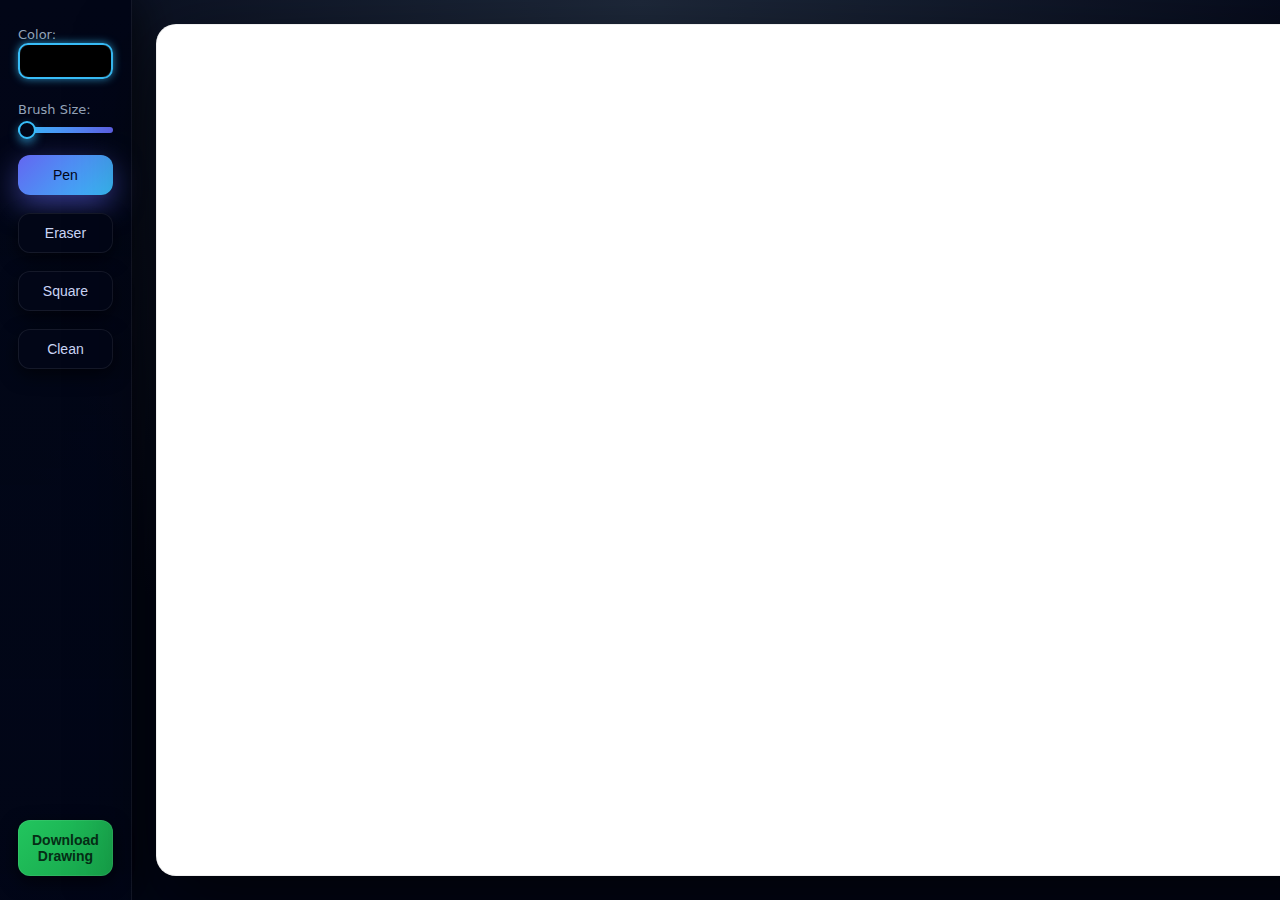
<file: project -8/index.html>
<!DOCTYPE html>
<html lang="en">
  <head>
    <meta charset="UTF-8" />
    <meta name="viewport" content="width=device-width, initial-scale=1.0" />
    <title>Document</title>
    <link rel="stylesheet" href="style.css" />
  </head>
  <!-- Project complete thanks for being in class  -->
  <body>
    <div class="tools">
      <div class="colorInput">
        <label for="color">Color:</label>
        <input type="color" name="" id="color" value="#000000" />
      </div>
      <div class="brushSizeInput">
        <label for="BrushSize">Brush Size:</label>
        <input type="range" name="" id="BrushSize" min="1" max="20" value="1" />
      </div>
      <button id="pen" class="active btn">Pen</button>
      <button id="eraser" class="btn">Eraser</button>
      <button id="square" class="btn">Square</button>
      <button id="clean" class="btn">Clean</button>
      <button id="download" class="btn">Download Drawing</button>
    </div>
    <canvas id="canvas"></canvas>
  </body>
  <script src="./script.js"></script>
</html>
</file>
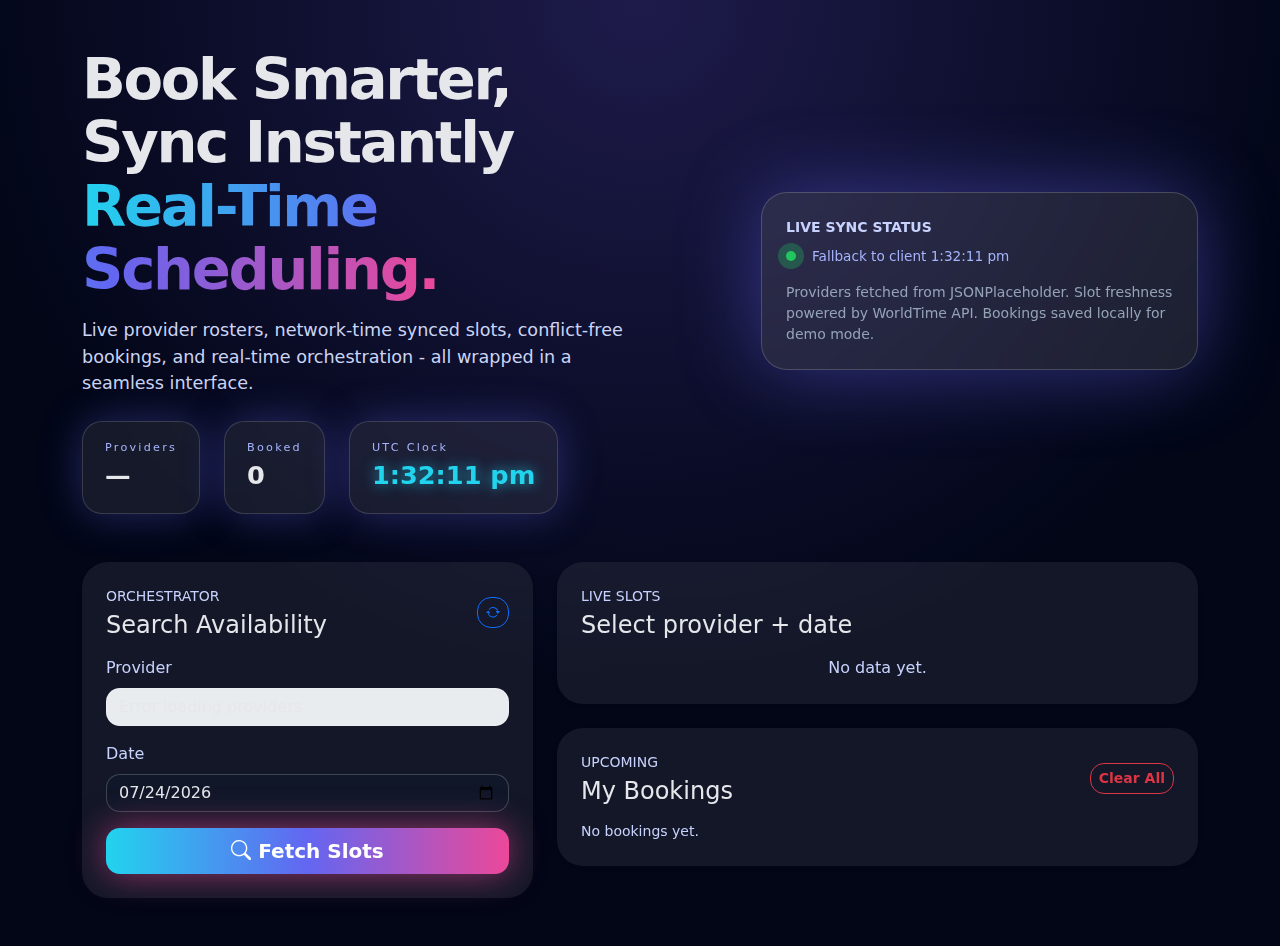
<file: project-5/index.html>
<!DOCTYPE html>
<html lang="en">
  <head>
    <meta charset="UTF-8" />
    <meta name="viewport" content="width=device-width, initial-scale=1.0" />
    <title>javascript project-1</title>
     <link
  href="https://cdn.jsdelivr.net/npm/bootstrap@5.3.3/dist/css/bootstrap.min.css"
  rel="stylesheet"
/>
<link
  rel="stylesheet"
  href="https://cdn.jsdelivr.net/npm/bootstrap-icons@1.11.3/font/bootstrap-icons.min.css"
/>

<link rel="stylesheet" href="style.css" />

  </head>
  <body>
    <div class="container py-4 py-lg-5">
      <header class="qs-hero mb-5">
        <div class="row g-5 align-items-center">
          <!-- left content -->
          <div class="col-lg-7">
            <h1 class="qs-title mb-3">
              Book Smarter, <br />
              Sync Instantly <br />
              <span class="graident-text">Real-Time Scheduling.</span>
            </h1>
            <p class="qs-subtitle mb-4">
              Live provider rosters, network-time synced slots, conflict-free
              bookings, and real-time orchestration - all wrapped in a seamless
              interface.
            </p>
            <div class="d-flex flex-wrap gap-4">
              <div class="qs-stat">
                <div class="label">Providers</div>
                <div class="value" id="statProviders">—</div>
              </div>
              <div class="qs-stat">
                <div class="label">Booked</div>
                <div class="value" id="statBookings">0</div>
              </div>
              <div class="qs-stat">
                <div class="label">UTC Clock</div>
                <div class="value-small" id="statClock">syncing…</div>
              </div>
            </div>
          </div>

          <!-- right side -->
          <div class="col-lg-5">
            <div class="qs-panel p-4">
              <p class="small fw-semibold text-uppercase text-secondary mb-2">
                Live Sync Status
              </p>
              <div class="d-flex align-items-center gap-3 mb-3">
                <div class="qs-online-dot"></div>
                <span class="small text-dark" id="lastSync"
                  >Awaiting sync...</span
                >
              </div>
              <p class="small text-muted mb-0">
                Providers fetched from JSONPlaceholder. Slot freshness powered
                by WorldTime API. Bookings saved locally for demo mode.
              </p>
            </div>
          </div>
        </div>
      </header>

      <div class="row g-4">
        <!-- LEFT: Search Orchestrator -->
        <div class="col-lg-5">
          <div class="card border-0 shadow-sm rounded-4 h-100">
            <div class="card-body p-4">
              <div
                class="d-flex justify-content-between align-items-center mb-3"
              >
                <div>
                  <p class="text-uppercase small mb-1 text-secondary">
                    Orchestrator
                  </p>
                  <h2 class="h4 mb-0">Search Availability</h2>
                </div>
                <button id="refreshBtn" class="btn btn-outline-primary btn-sm">
                  <i class="bi bi-arrow-repeat"></i>
                </button>
              </div>

              <div class="vstack gap-3">
                <div>
                  <label class="form-label">Provider</label>
                  <select id="providerSelect" class="form-select" disabled>
                    <option>Loading roster…</option>
                  </select>
                </div>

                <div>
                  <label class="form-label">Date</label>
                  <input type="date" id="dateInput" class="form-control" />
                </div>

                <button
                  id="loadSlotsBtn"
                  class="btn btn-primary btn-lg fw-semibold"
                >
                  <i class="bi bi-search"></i> Fetch Slots
                </button>
              </div>
            </div>
          </div>
        </div>

        <!-- RIGHT: Slots + Bookings -->
        <div class="col-lg-7">
          <!-- Live Slots -->
          <div class="card border-0 shadow-sm rounded-4 mb-4">
            <div class="card-body p-4">
              <div
                class="d-flex justify-content-between align-items-center mb-3"
              >
                <div>
                  <p class="text-uppercase small mb-1 text-secondary">
                    Live Slots
                  </p>
                  <h2 class="h4 mb-0" id="slotsHeadline">
                    Select provider + date
                  </h2>
                </div>
                <span class="small text-muted" id="slotMeta"></span>
              </div>

              <div id="slotsGrid" class="row g-3">
                <div class="col-12 text-center text-secondary">
                  No data yet.
                </div>
              </div>
            </div>
          </div>

          <!-- My Bookings -->
          <div class="card border-0 shadow-sm rounded-4">
            <div class="card-body p-4">
              <div
                class="d-flex justify-content-between align-items-center mb-3"
              >
                <div>
                  <p class="text-uppercase small mb-1 text-secondary">
                    Upcoming
                  </p>
                  <h2 class="h4 mb-0">My Bookings</h2>
                </div>
                <button
                  id="clearBookingsBtn"
                  class="btn btn-outline-danger btn-sm"
                >
                  Clear All
                </button>
              </div>

              <div id="bookingsList" class="vstack gap-3">
                <div class="text-secondary small">No bookings yet.</div>
              </div>
            </div>
          </div>
        </div>
      </div>
    </div>

    <!-- modal -->
    <div class="modal fade" id="confirmModal" tabindex="-1" aria-hidden="true">
      <div class="modal-dialog modal-dialog-centered">
        <div class="modal-content rounded-4">
          <div class="modal-header border-0">
            <div>
              <p class="text-uppercase small text-secondary mb-1">
                Confirm Slot
              </p>
              <h5 class="modal-title" id="confirmTitle">—</h5>
            </div>
            <button class="btn-close" data-bs-dismiss="modal"></button>
          </div>

          <div class="modal-body">
            <p id="confirmMeta" class="text-secondary small mb-3"></p>
            <textarea
              id="notesInput"
              class="form-control"
              rows="3"
              placeholder="Notes for the provider (optional)"
            >
            </textarea>
          </div>

          <div class="modal-footer border-0">
            <button class="btn btn-outline-secondary" data-bs-dismiss="modal">
              Cancel
            </button>
            <button id="confirmBtn" class="btn btn-primary">Book Slot</button>
          </div>
        </div>
      </div>
    </div>

    <script src="https://cdn.jsdelivr.net/npm/bootstrap@5.3.3/dist/js/bootstrap.bundle.min.js"></script>
    <script src="script.js"></script>
  </body>
</html>
</file>
<file: project -8/style.css>
* {
  margin: 0;
  padding: 0;
  box-sizing: border-box;
}

body {
  height: 100vh;
  display: flex;
  background: radial-gradient(circle at top, #1e293b, #020617 70%);
  font-family: "Inter", system-ui, sans-serif;
  color: #e5e7eb;
  overflow: hidden;
}

.tools {
  width: 260px;
  padding: 24px 18px;
  background: linear-gradient(180deg, #020617, #020617cc);
  border-right: 1px solid rgba(255, 255, 255, 0.08);
  display: flex;
  flex-direction: column;
  gap: 18px;
  box-shadow: 8px 0 40px rgba(0, 0, 0, 0.6);
}



label {
  font-size: 13px;
  color: #94a3b8;
}

input[type="color"] {
  appearance: none;
  -webkit-appearance: none;
  width: 100%;
  height: 36px;
  border-radius: 10px;
  border: 2px solid #38bdf8; /* highlight border */
  cursor: pointer;
  background: linear-gradient(to right, currentColor, currentColor);
  box-shadow:
    0 0 8px rgba(56, 189, 248, 0.7),
    inset 0 0 0 1px rgba(255, 255, 255, 0.12);
  transition: all 0.25s ease;
}

input[type="color"]:hover {
  box-shadow:
    0 0 12px rgba(56, 189, 248, 0.9),
    inset 0 0 0 1px rgba(255, 255, 255, 0.15);
}

input[type="color"]::-webkit-color-swatch-wrapper {
  padding: 0;
}

input[type="color"]::-webkit-color-swatch {
  border: none;
  border-radius: 10px;
  background: currentColor;
}

input[type="color"]::-moz-color-swatch {
  border: none;
  border-radius: 10px;
  background: currentColor;
}


input[type="range"] {
  appearance: none;
  width: 100%;
  height: 6px;
  border-radius: 999px;
  background: linear-gradient(90deg, #38bdf8, #6366f1);
  outline: none;
  cursor: pointer;
}

input[type="range"]::-webkit-slider-thumb {
  appearance: none;
  width: 18px;
  height: 18px;
  border-radius: 50%;
  background: #020617;
  border: 2px solid #38bdf8;
  box-shadow: 0 4px 10px rgba(56, 189, 248, 0.6);
}

.btn {
  padding: 12px 14px;
  border-radius: 12px;
  border: none;
  background: linear-gradient(135deg, #020617, #020617);
  color: #cbd5f5;
  font-size: 14px;
  cursor: pointer;
  transition: all 0.25s ease;
  box-shadow:
    inset 0 0 0 1px rgba(255, 255, 255, 0.08),
    0 6px 18px rgba(0, 0, 0, 0.6);
}

.btn:hover {
  transform: translateY(-1px);
  color: #ffffff;
  box-shadow:
    inset 0 0 0 1px rgba(99, 102, 241, 0.5),
    0 10px 28px rgba(99, 102, 241, 0.35);
}

.btn.active {
  background: linear-gradient(135deg, #6366f1, #38bdf8);
  color: #020617;
  box-shadow:
    0 10px 30px rgba(99, 102, 241, 0.55);
}

#download {
  margin-top: auto;
  background: linear-gradient(135deg, #22c55e, #16a34a);
  color: #052e16;
  font-weight: 600;
}

#download:hover {
  box-shadow: 0 12px 32px rgba(34, 197, 94, 0.6);
}

canvas {
  flex: 1;
  margin: 24px;
  border-radius: 20px;
  background: #ffffff;
  box-shadow:
    0 30px 80px rgba(0, 0, 0, 0.65),
    inset 0 0 0 1px rgba(0, 0, 0, 0.06);
}
</file>
<file: project-5/style.css>
/* ================= RESET ================= */
* {
  margin: 0;
  padding: 0;
  box-sizing: border-box;
}

body {
  font-family: "Poppins", system-ui, sans-serif;
  background: radial-gradient(circle at top, #1e1b4b, #020617 60%);
  color: #e5e7eb;
  overflow-x: hidden;
}

/* ================= NAVBAR ================= */
.navbar {
  background: rgba(2, 6, 23, 0.75) !important;
  backdrop-filter: blur(18px);
  border-bottom: 1px solid rgba(255, 255, 255, 0.12);
}

.navbar-brand {
  color: #fff !important;
}

.navbar .nav-link {
  color: #c7d2fe !important;
  font-weight: 600;
}

.navbar .nav-link:hover {
  color: #22d3ee !important;
}

/* ================= HERO ================= */
.qs-hero {
  position: relative;
}

.qs-title {
  font-size: clamp(2.8rem, 5vw, 3.6rem);
  font-weight: 900;
  line-height: 1.1;
  letter-spacing: -0.04em;
}

.graident-text {
  background: linear-gradient(90deg, #22d3ee, #6366f1, #ec4899);
  -webkit-background-clip: text;
  -webkit-text-fill-color: transparent;
}

.qs-subtitle {
  font-size: 1.1rem;
  color: #cbd5f5;
  max-width: 560px;
}

/* ================= STATS ================= */
.qs-stat {
  background: rgba(255, 255, 255, 0.08);
  backdrop-filter: blur(14px);
  border-radius: 20px;
  padding: 18px 22px;
  box-shadow: 0 0 40px rgba(99, 102, 241, 0.35);
  border: 1px solid rgba(255, 255, 255, 0.15);
}

.qs-stat .label {
  font-size: 0.7rem;
  letter-spacing: 0.2em;
  color: #a5b4fc;
}

.qs-stat .value,
.qs-stat .value-small {
  font-size: 1.6rem;
  font-weight: 800;
}

/* ================= PANEL ================= */
.qs-panel {
  background: rgba(255, 255, 255, 0.1);
  backdrop-filter: blur(18px);
  border-radius: 26px;
  padding: 24px;
  box-shadow: 0 0 80px rgba(99, 102, 241, 0.45);
  border: 1px solid rgba(255, 255, 255, 0.18);
}

.qs-online-dot {
  width: 10px;
  height: 10px;
  background: #22c55e;
  border-radius: 50%;
  box-shadow: 0 0 0 8px rgba(34, 197, 94, 0.3);
}

/* ================= CARD ================= */
.card {
  background: rgba(255, 255, 255, 0.07) !important;
  backdrop-filter: blur(16px);
  border-radius: 26px !important;
  box-shadow: 0 0 60px rgba(99, 102, 241, 0.25);
  border: 1px solid rgba(255, 255, 255, 0.15);
  color: #e5e7eb;
}

/* ================= FORM ================= */
.form-label {
  color: #c7d2fe;
}

.form-control,
.form-select {
  background: rgba(15, 23, 42, 0.6);
  border: 1px solid rgba(255, 255, 255, 0.2);
  color: #e5e7eb;
  border-radius: 14px;
}

.form-control::placeholder {
  color: #94a3b8;
}

.form-control:focus,
.form-select:focus {
  border-color: #22d3ee;
  box-shadow: 0 0 0 4px rgba(34, 211, 238, 0.35);
  background: rgba(15, 23, 42, 0.85);
}

/* ================= BUTTON ================= */
.btn {
  border-radius: 14px;
  font-weight: 700;
}

.btn-primary {
  background: linear-gradient(90deg, #22d3ee, #6366f1, #ec4899);
  border: none;
  box-shadow: 0 0 35px rgba(236, 72, 153, 0.6);
}

.btn-primary:hover {
  transform: translateY(-2px);
  box-shadow: 0 0 60px rgba(236, 72, 153, 0.85);
}

/* ================= SLOTS ================= */
.slot-card {
  background: rgba(255, 255, 255, 0.08);
  backdrop-filter: blur(14px);
  border-radius: 22px;
  padding: 20px;
  text-align: center;
  cursor: pointer;
  border: 1px solid rgba(255, 255, 255, 0.15);
  box-shadow: 0 0 45px rgba(34, 211, 238, 0.35);
  transition: all 0.35s ease;
}

.slot-card:hover {
  transform: translateY(-6px) scale(1.03);
  box-shadow: 0 0 90px rgba(34, 211, 238, 0.65);
}

.slot-card.disabled {
  opacity: 0.4;
  cursor: not-allowed;
  box-shadow: none;
}

/* ================= BOOKINGS ================= */
.booking-card {
  background: rgba(255, 255, 255, 0.08);
  border-radius: 20px;
  padding: 18px;
  box-shadow: 0 0 45px rgba(99, 102, 241, 0.35);
}

/* ================= MODAL ================= */
.modal-content {
  background: rgba(2, 6, 23, 0.95);
  backdrop-filter: blur(20px);
  border-radius: 26px;
  box-shadow: 0 0 120px rgba(99, 102, 241, 0.7);
  color: #e5e7eb;
}

/* ================= PREMIUM FOOTER ================= */
footer {
  background: linear-gradient(
    180deg,
    rgba(2, 6, 23, 0.9),
    rgba(15, 23, 42, 0.95)
  );
  backdrop-filter: blur(20px);
  border-top: 1px solid rgba(255, 255, 255, 0.12);
  box-shadow: 0 -30px 80px rgba(99, 102, 241, 0.35);
  color: #e5e7eb;
}

footer h5,
footer h6 {
  font-weight: 800;
  letter-spacing: -0.02em;
}

footer p {
  color: #c7d2fe;
  line-height: 1.6;
}

footer a {
  color: #a5b4fc;
  transition: all 0.3s ease;
}

footer a:hover {
  color: #22d3ee;
  text-shadow: 0 0 12px rgba(34, 211, 238, 0.8);
}

footer .bi {
  cursor: pointer;
  transition: all 0.35s ease;
}

footer .bi:hover {
  color: #ec4899;
  transform: translateY(-4px) scale(1.15);
  text-shadow: 0 0 20px rgba(236, 72, 153, 0.9);
}

footer hr {
  border-color: rgba(255, 255, 255, 0.12);
}

footer .text-muted {
  color: #94a3b8 !important;
}

#statClock {
  color: #22d3ee !important;
  font-weight: 800;
  text-shadow: 0 0 14px rgba(34, 211, 238, 0.7);
}

#lastSync {
  color: #a5b4fc !important;
  font-size: 0.85rem;
  opacity: 1 !important;
}

.text-secondary {
  color: #c7d2fe !important;
}

.text-muted {
  color: #94a3b8 !important;
}
</file>
